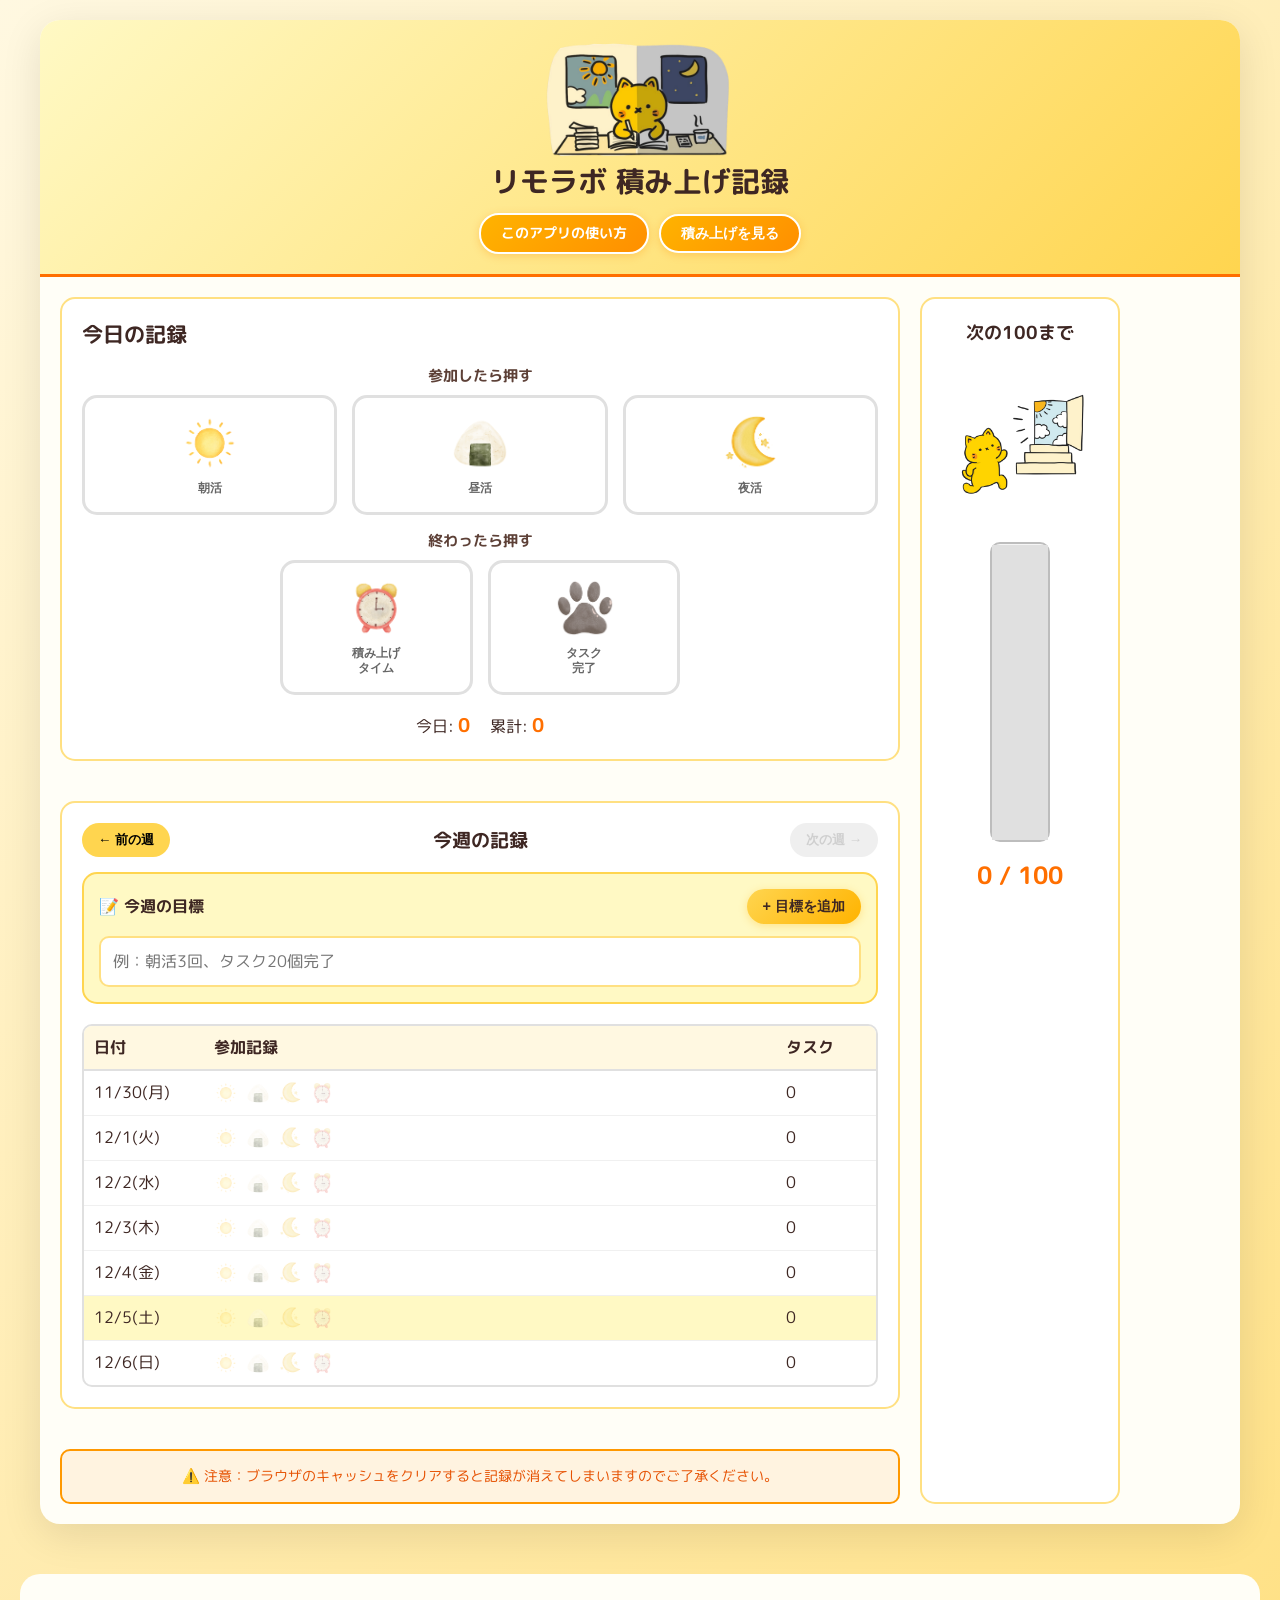
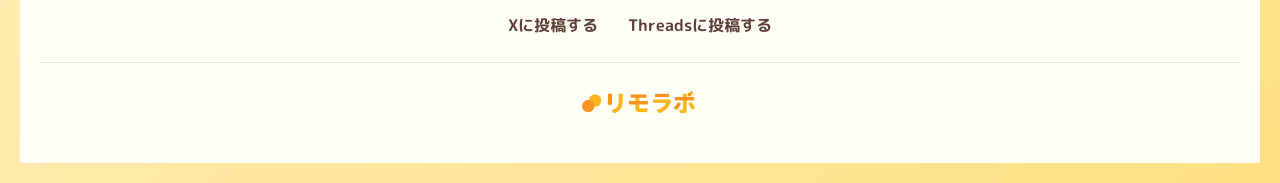
<file: index.html>
<!DOCTYPE html>
<html lang="ja">
<head>
    <meta charset="UTF-8">
    <meta name="viewport" content="width=device-width, initial-scale=1.0">
    <title>リモラボ_積み上げアプリ</title>

    <!-- PWA設定 -->
    <link rel="manifest" href="manifest.json">
    <link rel="icon" href="assets/remonyan.png">
    <meta name="theme-color" content="#ffd54f">
    <meta name="apple-mobile-web-app-capable" content="yes">
    <meta name="apple-mobile-web-app-status-bar-style" content="default">
    <meta name="apple-mobile-web-app-title" content="積み上げ">
    <link rel="apple-touch-icon" href="assets/remonyan.png">

    <!-- Google Fonts -->
    <link rel="preconnect" href="https://fonts.googleapis.com">
    <link rel="preconnect" href="https://fonts.gstatic.com" crossorigin>
    <link href="https://fonts.googleapis.com/css2?family=M+PLUS+Rounded+1c:wght@400;700;800&display=swap" rel="stylesheet">

    <link rel="stylesheet" href="styles.css">
</head>
<body>
    <div class="container">
        <!-- ヘッダー -->
        <header>
            <div class="header-content">
                <img src="assets/tsumitage-v2.png" alt="積み上げ" class="header-logo">
                <h1>リモラボ 積み上げ記録</h1>
            </div>
            <nav class="header-nav">
                <a href="about.html" class="nav-link">このアプリの使い方</a>
                <button id="statsBtn" class="stats-btn">積み上げを見る</button>
            </nav>
        </header>

        <div class="main-layout">
            <!-- 今日の操作パネル -->
            <section class="today-panel">
                    <h2>今日の記録</h2>

                    <h3 class="section-label">参加したら押す</h3>
                    <!-- 参加スタンプ（上段3つ） -->
                    <div class="stamps-container-top">
                        <button class="stamp-btn" data-type="morning">
                            <img src="assets/morning.png" alt="朝活" class="stamp-icon">
                            <span class="stamp-label">朝活</span>
                            <div class="hanamaru"></div>
                        </button>
                        <button class="stamp-btn" data-type="lunch">
                            <img src="assets/lunch.png" alt="昼活" class="stamp-icon">
                            <span class="stamp-label">昼活</span>
                            <div class="hanamaru"></div>
                        </button>
                        <button class="stamp-btn" data-type="night">
                            <img src="assets/night.png" alt="夜活" class="stamp-icon">
                            <span class="stamp-label">夜活</span>
                            <div class="hanamaru"></div>
                        </button>
                    </div>

                    <h3 class="section-label">終わったら押す</h3>
                    <!-- 積み上げ・タスク完了（下段2つ） -->
                    <div class="stamps-container-bottom">
                        <button class="stamp-btn" data-type="tsumitage">
                            <img src="assets/tsumitage.png" alt="積み上げタイム" class="stamp-icon">
                            <span class="stamp-label">積み上げ<br>タイム</span>
                            <div class="hanamaru"></div>
                        </button>
                        <button class="task-btn" id="taskCompleteBtn" data-type="task">
                            <img src="assets/nikukyu.png" alt="タスク完了" class="stamp-icon">
                            <span class="stamp-label"><strong>タスク<br>完了</strong></span>
                            <div class="hanamaru"></div>
                        </button>
                    </div>

                    <!-- タスクカウント・連続記録バッジ -->
                    <div class="task-info">
                        <div class="task-count">
                            <span>今日: <strong id="todayCount">0</strong></span>
                            <span>累計: <strong id="totalCount">0</strong></span>
                        </div>
                        <div class="streak-badge" id="streakBadge" style="display: none;">
                            🔥 <span id="streakCount">0</span>日連続
                        </div>
                    </div>
                </section>

            <!-- リモにゃん成長パネル -->
            <aside class="remonyan-panel">
                <h3>次の100まで</h3>
                <div class="remonyan-container">
                    <img id="remonyanImage" src="assets/remonyan-1.png" alt="リモにゃん" class="remonyan-growth">
                </div>
                <div class="monasashi-bar" id="monasashiBar">
                    <!-- JavaScriptで生成 -->
                </div>
                <div class="remonyan-count">
                    <span id="remonyanTotalCount">0</span> / 100
                </div>
            </aside>

            <!-- 週ログ -->
            <section class="week-log">
                <div class="week-nav">
                    <button id="prevWeekBtn">← 前の週</button>
                    <h2 id="weekTitle">今週の記録</h2>
                    <button id="nextWeekBtn">次の週 →</button>
                </div>

                <!-- 今週の目標 -->
                <div class="weekly-goal">
                    <div class="goal-header">
                        <label>📝 今週の目標</label>
                        <button id="addGoalBtn" class="add-goal-btn">+ 目標を追加</button>
                    </div>
                    <div id="goalsContainer" class="goals-container">
                        <!-- JavaScriptで生成 -->
                    </div>
                </div>

                <div class="week-table">
                    <div class="week-header">
                        <div>日付</div>
                        <div>参加記録</div>
                        <div>タスク</div>
                    </div>
                    <div id="weekRows" class="week-body">
                        <!-- JavaScriptで生成 -->
                    </div>
                </div>
            </section>

            <!-- 注意書き -->
            <div class="notice">
                ⚠️ 注意：ブラウザのキャッシュをクリアすると記録が消えてしまいますのでご了承ください。
            </div>
        </div>
    </div>

    <!-- フッター -->
    <footer>
        <div class="footer-links">
            <a href="https://twitter.com/intent/tweet?text=リモラボ積み上げアプリで記録中🎉" target="_blank">Xに投稿する</a>
            <a href="https://threads.net/intent/post?text=リモラボ積み上げアプリで記録中🎉" target="_blank">Threadsに投稿する</a>
        </div>
        <div class="footer-credit">
            <img src="assets/logo.png" alt="株式会社リモラボ" class="footer-logo">
        </div>
    </footer>

    <!-- お祝い画面 -->
    <div id="celebrationModal" class="modal celebration">
        <div class="modal-content celebration-content">
            <button class="close-btn celebration-close">&times;</button>

            <div class="celebration-circle">
                <canvas id="celebrationCanvas" width="300" height="300"></canvas>
                <img src="assets/remonyan.png" alt="リモにゃん" class="celebration-logo">
            </div>

            <h2 class="celebration-title" id="celebrationTitle">100回達成！</h2>
            <p class="celebration-message" id="celebrationMessage">おめでとうにゃ🎉<br>コツコツ積み上げ、すごいにゃ！</p>

            <div class="celebration-buttons">
                <button id="shareThreadsBtn" class="btn-social threads">Threads共有</button>
                <button id="shareXBtn" class="btn-social x">X共有</button>
            </div>
        </div>
        <div class="confetti" id="confetti"></div>
    </div>

    <!-- 週間サマリー確認ポップアップ -->
    <div id="summaryPrompt" class="modal" style="display: none;">
        <div class="modal-content prompt-content">
            <h3 id="promptTitle">今週の記録を確認しますか？</h3>
            <p id="promptMessage"></p>
            <div class="prompt-buttons">
                <button id="viewSummaryBtn" class="btn-primary">📊 今週の記録を見る</button>
                <button id="skipSummaryBtn" class="btn-secondary">後で</button>
            </div>
        </div>
    </div>

    <!-- 週間サマリー画面 -->
    <div id="weeklySummaryModal" class="modal" style="display: none;">
        <div class="modal-content summary-content">
            <button class="close-btn">&times;</button>

            <div class="summary-header">
                <img src="assets/remonyan.png" alt="リモにゃん" class="summary-logo">
                <h2 id="summaryWeekTitle">今週の記録</h2>
                <p id="summaryWeekDate" class="summary-date"></p>
            </div>

            <div class="summary-stats">
                <div class="stat-item highlight">
                    <div class="stat-label">今週のタスク</div>
                    <div class="stat-value" id="weekTasks">0個</div>
                </div>
                <div class="stat-item">
                    <div class="stat-label">累計タスク</div>
                    <div class="stat-value" id="totalTasks">0個</div>
                </div>
                <div class="stat-item">
                    <div class="stat-label">連続記録</div>
                    <div class="stat-value" id="streakDays">0日</div>
                </div>
            </div>

            <div class="summary-graph">
                <h3>📊 日別タスク数</h3>
                <canvas id="weeklyChart" width="400" height="120"></canvas>
            </div>

            <div class="summary-stamps">
                <h3>⭐ 参加記録</h3>
                <div class="stamp-summary">
                    <div class="stamp-count">☀️ 朝活: <strong id="morningCount">0</strong>回</div>
                    <div class="stamp-count">🍙 昼活: <strong id="lunchCount">0</strong>回</div>
                    <div class="stamp-count">⭐ 夜活: <strong id="nightCount">0</strong>回</div>
                    <div class="stamp-count">💪 積み上げ: <strong id="tsumitageCount">0</strong>回</div>
                </div>
            </div>

            <div class="summary-goals" id="summaryGoals">
                <!-- JavaScriptで生成 -->
            </div>

            <div class="summary-share">
                <p class="share-message">📸 スクショを撮ってSNSでシェアしよう！</p>
                <p class="hashtag-text">#リモラボ</p>
                <div class="summary-buttons">
                    <button id="shareThreadsSummaryBtn" class="btn-social threads">Threads共有</button>
                    <button id="shareXSummaryBtn" class="btn-social x">X共有</button>
                </div>
            </div>
        </div>
    </div>

    <!-- 積み上げ統計画面 -->
    <div id="statsModal" class="modal" style="display: none;">
        <div class="modal-content stats-content">
            <button class="close-btn">&times;</button>

            <div class="stats-header">
                <img src="assets/remo-pdca.png" alt="リモPDCA" class="stats-logo">
                <h2>あなたの積み上げ記録</h2>
            </div>

            <!-- 累計統計 -->
            <div class="stats-summary">
                <div class="stat-card">
                    <div class="stat-icon">📊</div>
                    <div class="stat-info">
                        <div class="stat-label">総タスク数</div>
                        <div class="stat-number" id="totalTasksStats">0</div>
                    </div>
                </div>
                <div class="stat-card">
                    <div class="stat-icon">🔥</div>
                    <div class="stat-info">
                        <div class="stat-label">最長連続記録</div>
                        <div class="stat-number" id="maxStreakStats">0日</div>
                    </div>
                </div>
                <div class="stat-card">
                    <div class="stat-icon">📅</div>
                    <div class="stat-info">
                        <div class="stat-label">平均タスク数/日</div>
                        <div class="stat-number" id="avgTasksStats">0</div>
                    </div>
                </div>
                <div class="stat-card">
                    <div class="stat-icon">⭐</div>
                    <div class="stat-info">
                        <div class="stat-label">総参加回数</div>
                        <div class="stat-number" id="totalStampsStats">0回</div>
                    </div>
                </div>
            </div>

            <!-- 実績コレクション -->
            <div class="achievements-section">
                <h3>🏆 実績コレクション</h3>
                <div id="achievementsContainer" class="achievements-container">
                    <!-- JavaScriptで生成 -->
                </div>
            </div>

            <!-- シェアメッセージ -->
            <div class="stats-share-message">
                <p class="share-message">📸 スクショを撮ってSNSでシェアしよう！</p>
                <div class="summary-buttons">
                    <button id="shareThreadsStatsBtn" class="btn-social threads">Threads共有</button>
                    <button id="shareXStatsBtn" class="btn-social x">X共有</button>
                </div>
                <img src="assets/logo.png" alt="株式会社リモラボ" class="stats-logo-footer">
            </div>
        </div>
    </div>

    <script src="app.v2.js"></script>
</body>
</html>
</file>
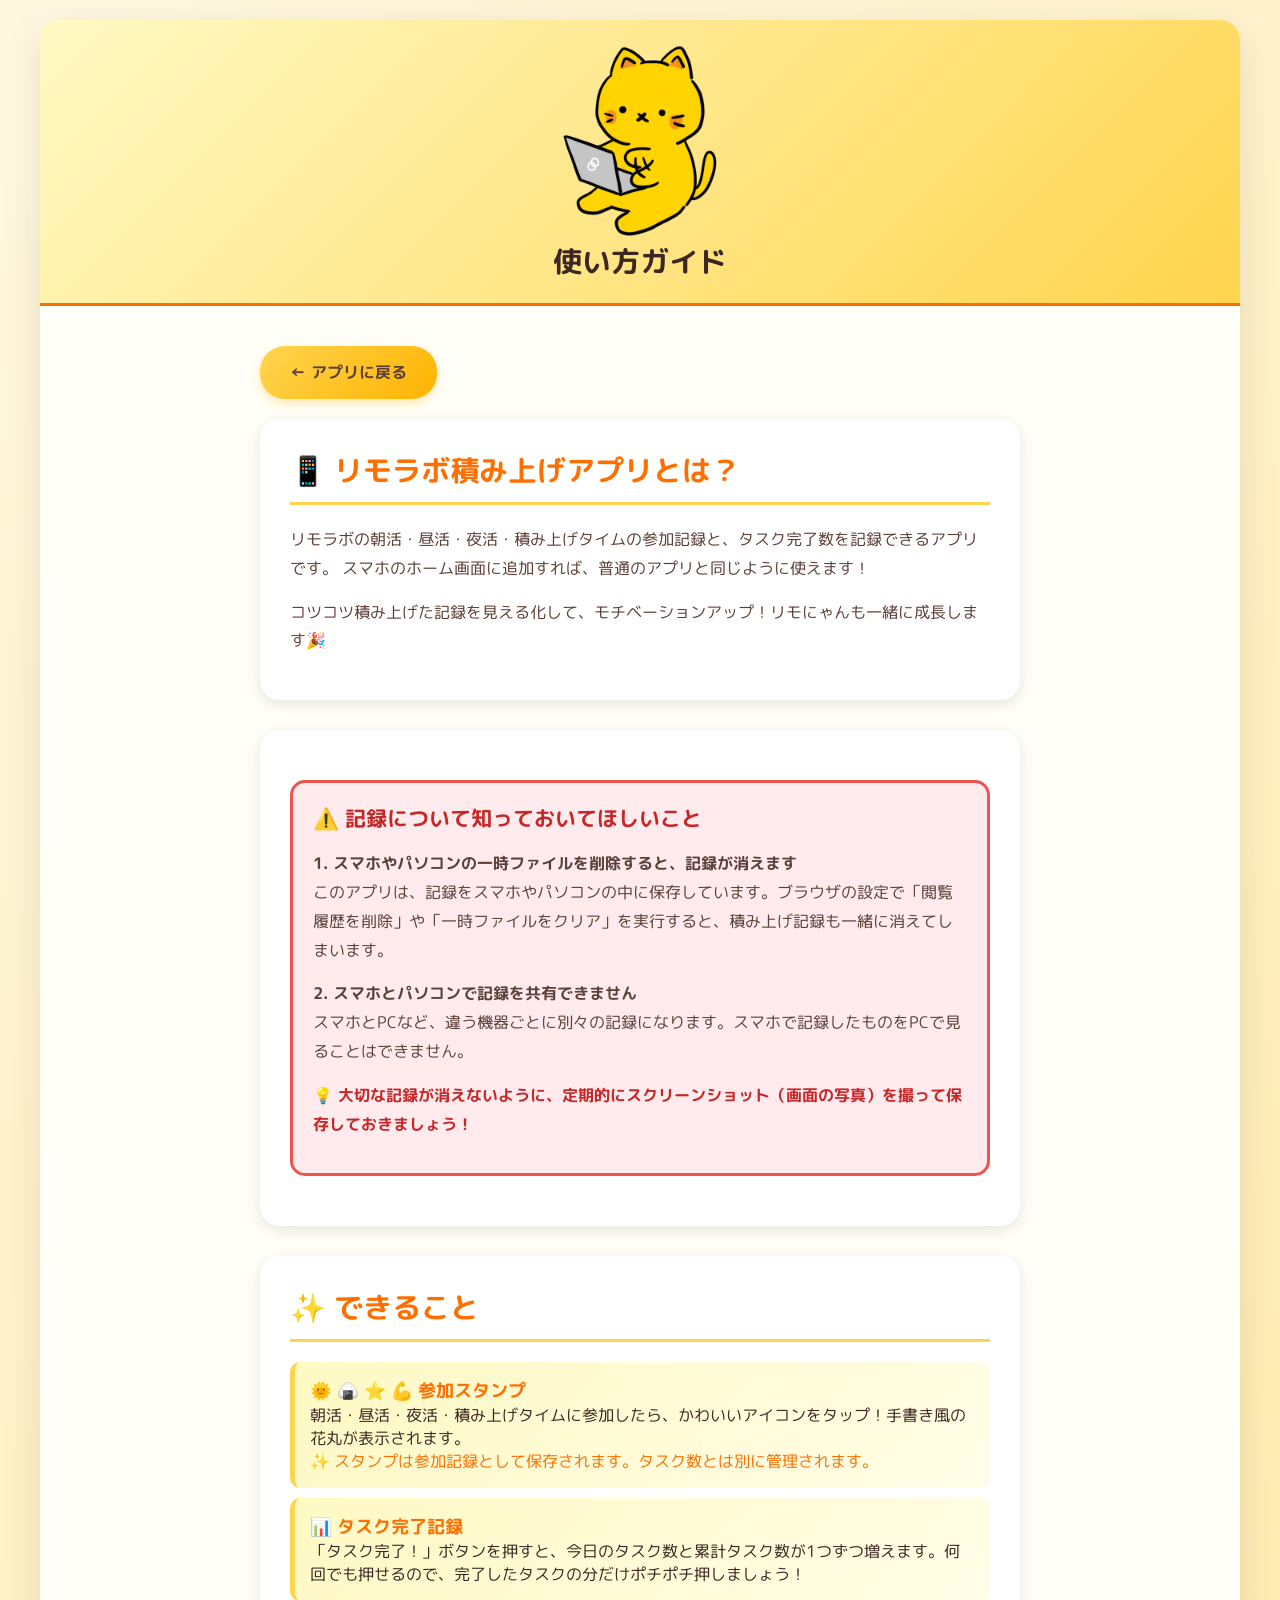
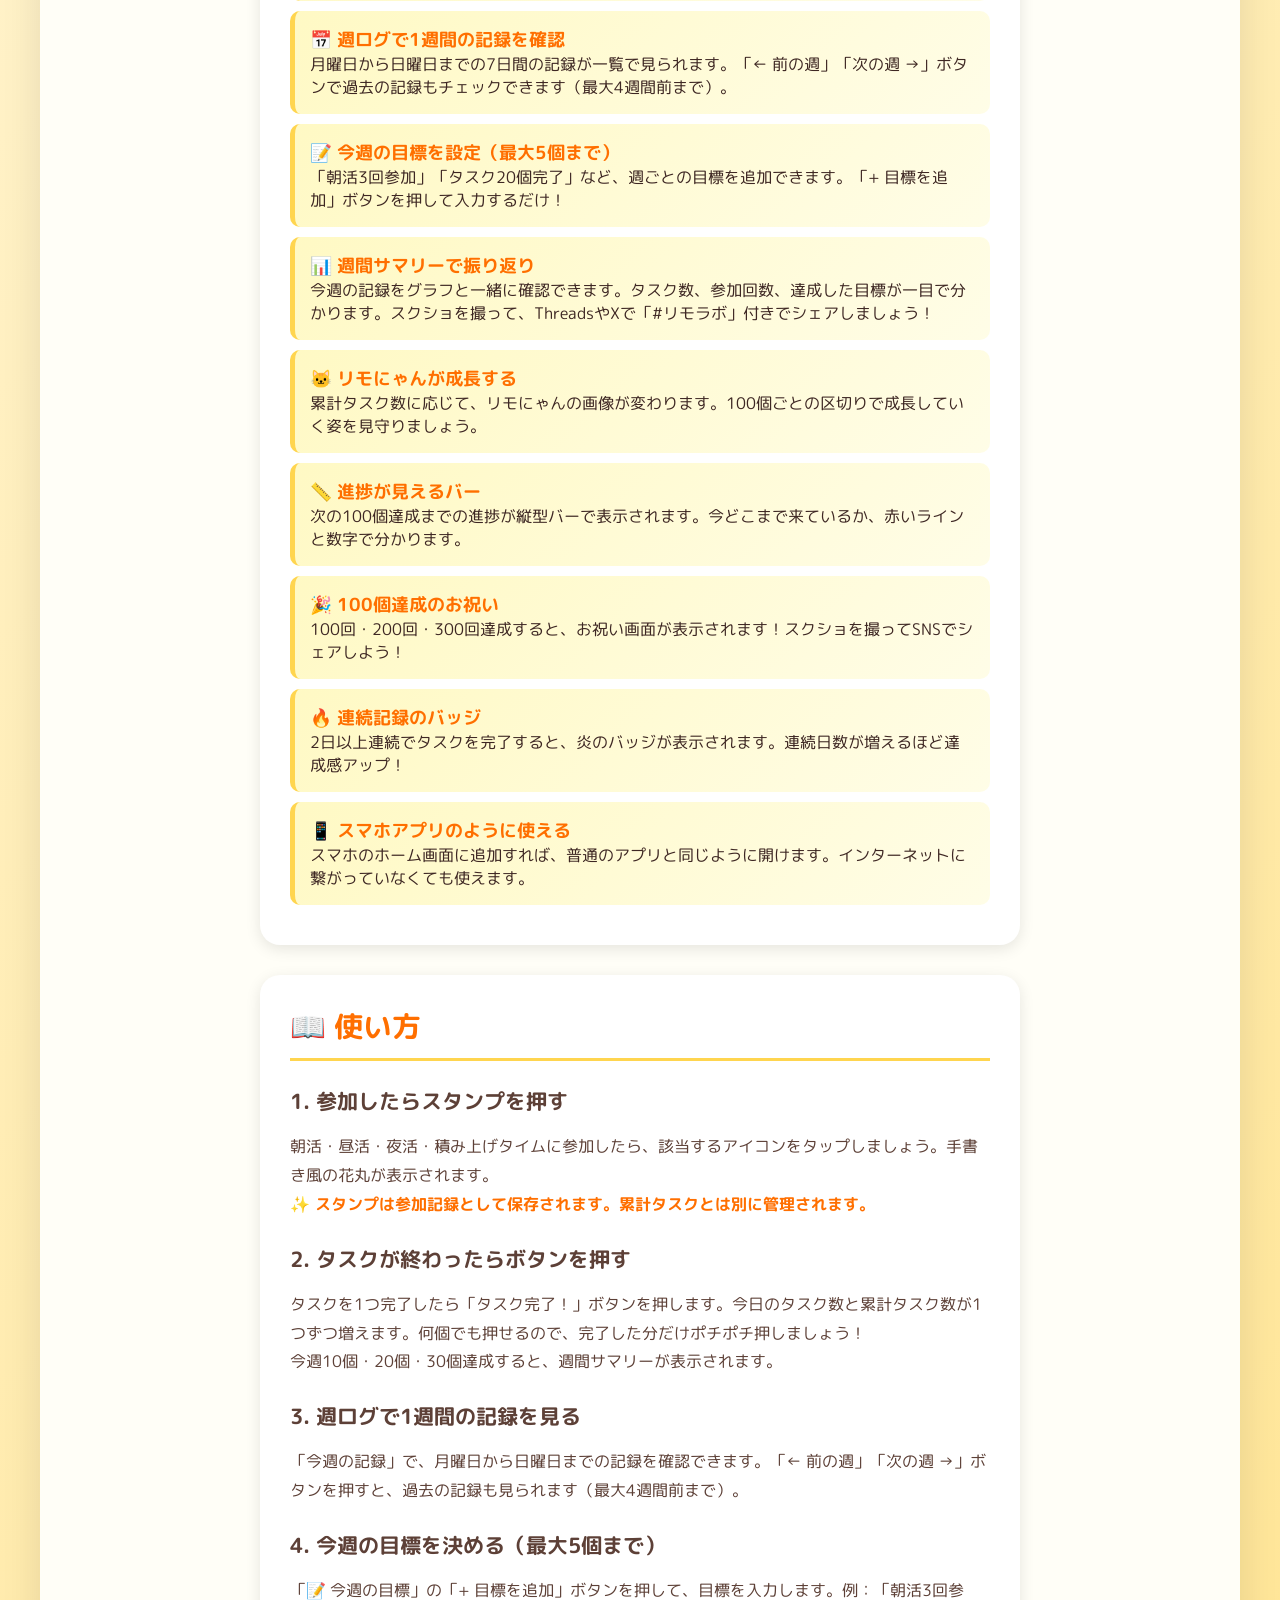
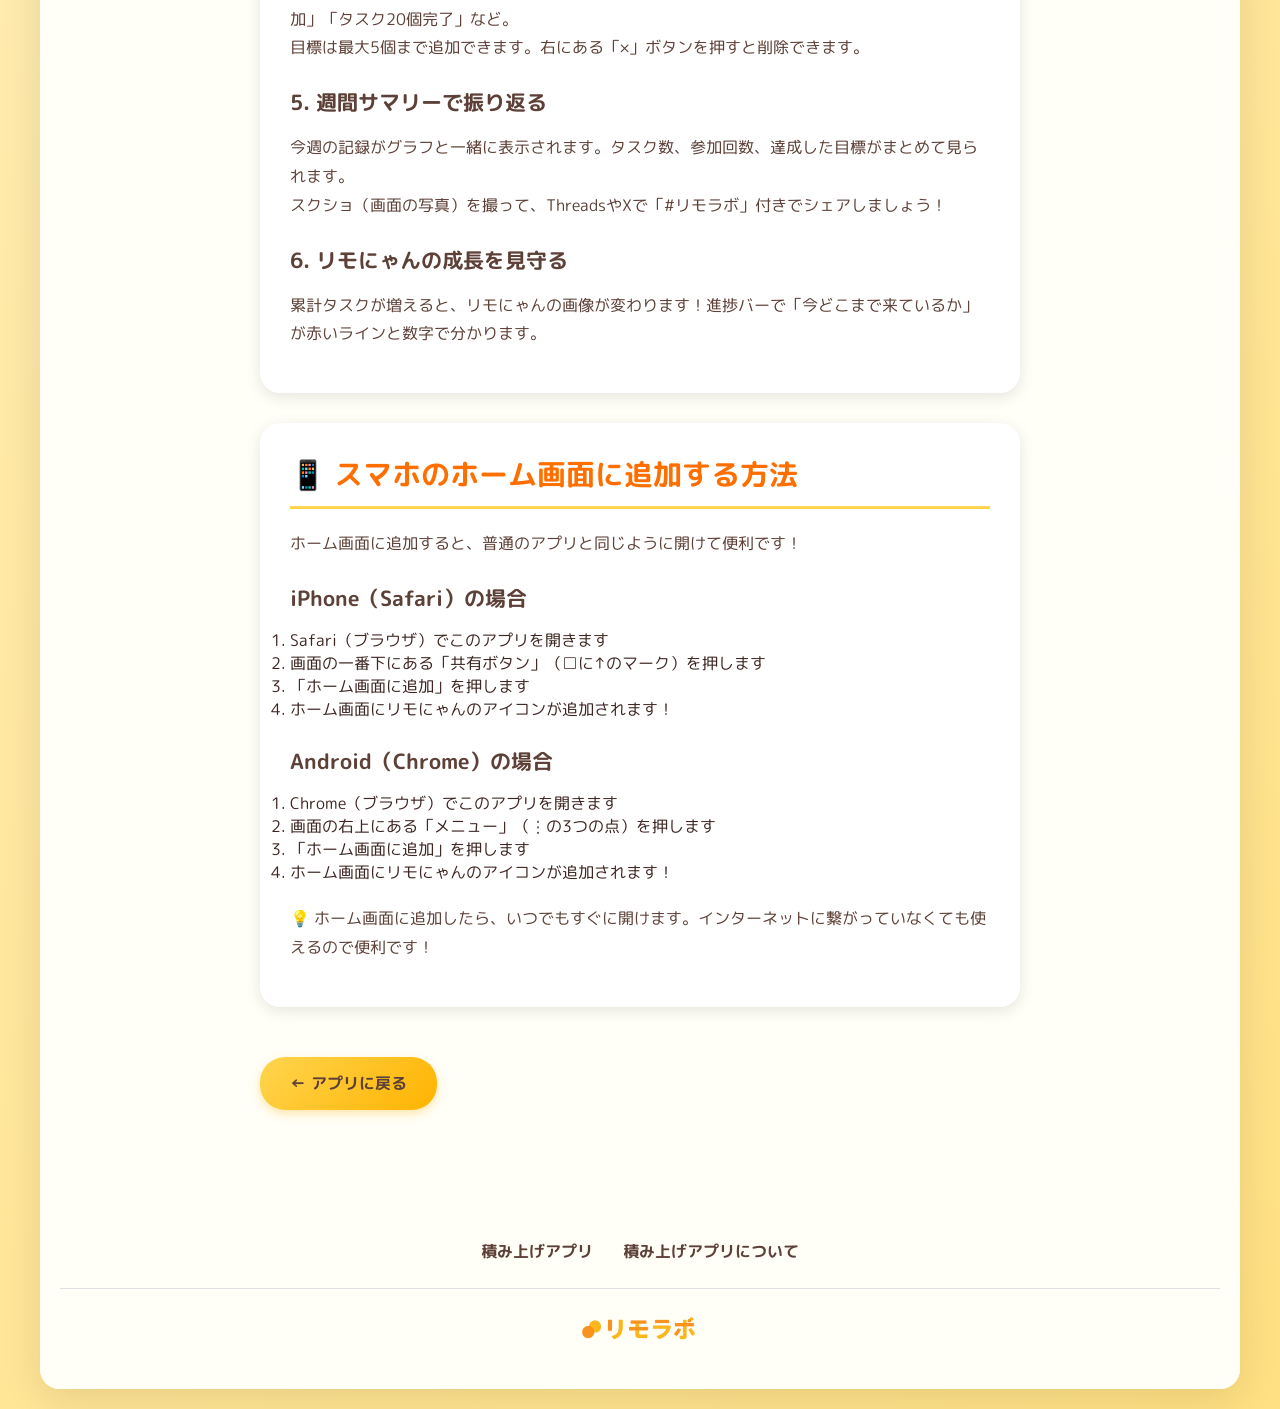
<file: about.html>
<!DOCTYPE html>
<html lang="ja">
<head>
    <meta charset="UTF-8">
    <meta name="viewport" content="width=device-width, initial-scale=1.0">
    <title>リモラボ_積み上げアプリについて</title>
    <!-- Updated: 2026-04-13 -->

    <!-- PWA設定 -->
    <link rel="manifest" href="manifest.json">
    <link rel="icon" href="assets/remonyan.png">
    <meta name="theme-color" content="#ffd54f">
    <meta name="apple-mobile-web-app-capable" content="yes">
    <meta name="apple-mobile-web-app-status-bar-style" content="default">
    <meta name="apple-mobile-web-app-title" content="積み上げ">
    <link rel="apple-touch-icon" href="assets/remonyan.png">

    <!-- Google Fonts -->
    <link rel="preconnect" href="https://fonts.googleapis.com">
    <link rel="preconnect" href="https://fonts.gstatic.com" crossorigin>
    <link href="https://fonts.googleapis.com/css2?family=M+PLUS+Rounded+1c:wght@400;700;800&display=swap" rel="stylesheet">

    <link rel="stylesheet" href="styles.css">
    <style>
        .about-container {
            max-width: 800px;
            margin: 0 auto;
            padding: 20px;
        }

        .about-section {
            background: white;
            border-radius: 20px;
            padding: 30px;
            margin-bottom: 30px;
            box-shadow: 0 4px 15px rgba(0,0,0,0.1);
        }

        .about-section h2 {
            color: #ff6f00;
            font-size: 1.8em;
            margin-bottom: 20px;
            border-bottom: 3px solid #ffd54f;
            padding-bottom: 10px;
        }

        .about-section h3 {
            color: #5d4037;
            font-size: 1.3em;
            margin-top: 25px;
            margin-bottom: 15px;
        }

        .about-section p {
            line-height: 1.8;
            color: #5d4037;
            margin-bottom: 15px;
        }

        .feature-list {
            list-style: none;
            padding: 0;
        }

        .feature-list li {
            padding: 15px;
            margin-bottom: 10px;
            background: linear-gradient(135deg, #fff9c4 0%, #fffde7 100%);
            border-radius: 10px;
            border-left: 5px solid #ffd54f;
        }

        .feature-list li strong {
            color: #ff6f00;
            font-size: 1.1em;
        }

        .warning-box {
            background: #ffebee;
            border: 3px solid #ef5350;
            border-radius: 15px;
            padding: 20px;
            margin: 20px 0;
        }

        .warning-box h3 {
            color: #c62828;
            margin-top: 0;
        }

        .backup-steps {
            background: #e8f5e9;
            border: 3px solid #66bb6a;
            border-radius: 15px;
            padding: 20px;
            margin: 20px 0;
        }

        .backup-steps h3 {
            color: #2e7d32;
            margin-top: 0;
        }

        .backup-steps ol {
            line-height: 2;
        }

        .backup-steps strong {
            color: #2e7d32;
        }

        .back-link {
            display: inline-block;
            margin: 20px 0;
            padding: 15px 30px;
            background: linear-gradient(135deg, #ffd54f 0%, #ffb300 100%);
            color: #5d4037;
            text-decoration: none;
            border-radius: 25px;
            font-weight: bold;
            box-shadow: 0 4px 10px rgba(255, 179, 0, 0.3);
            transition: all 0.3s;
        }

        .back-link:hover {
            transform: translateY(-2px);
            box-shadow: 0 6px 15px rgba(255, 179, 0, 0.4);
        }
    </style>
</head>
<body>
    <div class="container">
        <!-- ヘッダー -->
        <header>
            <div class="header-content">
                <img src="assets/pasokon.png" alt="パソコン" class="header-logo">
                <h1>使い方ガイド</h1>
            </div>
        </header>

        <div class="about-container">
            <a href="index.html" class="back-link">← アプリに戻る</a>

            <!-- アプリについて -->
            <div class="about-section">
                <h2>📱 リモラボ積み上げアプリとは？</h2>
                <p>
                    リモラボの朝活・昼活・夜活・積み上げタイムの参加記録と、タスク完了数を記録できるアプリです。
                    スマホのホーム画面に追加すれば、普通のアプリと同じように使えます！
                </p>
                <p>
                    コツコツ積み上げた記録を見える化して、モチベーションアップ！リモにゃんも一緒に成長します🎉
                </p>
            </div>

            <!-- 重要な注意点 -->
            <div class="about-section">
                <div class="warning-box">
                    <h3>⚠️ 記録について知っておいてほしいこと</h3>
                    <p>
                        <strong>1. スマホやパソコンの一時ファイルを削除すると、記録が消えます</strong><br>
                        このアプリは、記録をスマホやパソコンの中に保存しています。ブラウザの設定で「閲覧履歴を削除」や「一時ファイルをクリア」を実行すると、積み上げ記録も一緒に消えてしまいます。
                    </p>
                    <p>
                        <strong>2. スマホとパソコンで記録を共有できません</strong><br>
                        スマホとPCなど、違う機器ごとに別々の記録になります。スマホで記録したものをPCで見ることはできません。
                    </p>
                    <p style="margin-top: 15px; color: #c62828; font-weight: bold;">
                        💡 大切な記録が消えないように、定期的にスクリーンショット（画面の写真）を撮って保存しておきましょう！
                    </p>
                </div>
            </div>

            <!-- 主な機能 -->
            <div class="about-section">
                <h2>✨ できること</h2>
                <ul class="feature-list">
                    <li>
                        <strong>🌞 🍙 ⭐ 💪 参加スタンプ</strong><br>
                        朝活・昼活・夜活・積み上げタイムに参加したら、かわいいアイコンをタップ！手書き風の花丸が表示されます。<br>
                        <span style="color: #ff6f00;">✨ スタンプは参加記録として保存されます。タスク数とは別に管理されます。</span>
                    </li>
                    <li>
                        <strong>📊 タスク完了記録</strong><br>
                        「タスク完了！」ボタンを押すと、今日のタスク数と累計タスク数が1つずつ増えます。何回でも押せるので、完了したタスクの分だけポチポチ押しましょう！
                    </li>
                    <li>
                        <strong>📅 週ログで1週間の記録を確認</strong><br>
                        月曜日から日曜日までの7日間の記録が一覧で見られます。「← 前の週」「次の週 →」ボタンで過去の記録もチェックできます（最大4週間前まで）。
                    </li>
                    <li>
                        <strong>📝 今週の目標を設定（最大5個まで）</strong><br>
                        「朝活3回参加」「タスク20個完了」など、週ごとの目標を追加できます。「+ 目標を追加」ボタンを押して入力するだけ！
                    </li>
                    <li>
                        <strong>📊 週間サマリーで振り返り</strong><br>
                        今週の記録をグラフと一緒に確認できます。タスク数、参加回数、達成した目標が一目で分かります。スクショを撮って、ThreadsやXで「#リモラボ」付きでシェアしましょう！
                    </li>
                    <li>
                        <strong>🐱 リモにゃんが成長する</strong><br>
                        累計タスク数に応じて、リモにゃんの画像が変わります。100個ごとの区切りで成長していく姿を見守りましょう。
                    </li>
                    <li>
                        <strong>📏 進捗が見えるバー</strong><br>
                        次の100個達成までの進捗が縦型バーで表示されます。今どこまで来ているか、赤いラインと数字で分かります。
                    </li>
                    <li>
                        <strong>🎉 100個達成のお祝い</strong><br>
                        100回・200回・300回達成すると、お祝い画面が表示されます！スクショを撮ってSNSでシェアしよう！
                    </li>
                    <li>
                        <strong>🔥 連続記録のバッジ</strong><br>
                        2日以上連続でタスクを完了すると、炎のバッジが表示されます。連続日数が増えるほど達成感アップ！
                    </li>
                    <li>
                        <strong>📱 スマホアプリのように使える</strong><br>
                        スマホのホーム画面に追加すれば、普通のアプリと同じように開けます。インターネットに繋がっていなくても使えます。
                    </li>
                </ul>
            </div>

            <!-- 使い方 -->
            <div class="about-section">
                <h2>📖 使い方</h2>

                <h3>1. 参加したらスタンプを押す</h3>
                <p>
                    朝活・昼活・夜活・積み上げタイムに参加したら、該当するアイコンをタップしましょう。手書き風の花丸が表示されます。<br>
                    <strong style="color: #ff6f00;">✨ スタンプは参加記録として保存されます。累計タスクとは別に管理されます。</strong>
                </p>

                <h3>2. タスクが終わったらボタンを押す</h3>
                <p>
                    タスクを1つ完了したら「タスク完了！」ボタンを押します。今日のタスク数と累計タスク数が1つずつ増えます。何個でも押せるので、完了した分だけポチポチ押しましょう！<br>
                    今週10個・20個・30個達成すると、週間サマリーが表示されます。
                </p>

                <h3>3. 週ログで1週間の記録を見る</h3>
                <p>
                    「今週の記録」で、月曜日から日曜日までの記録を確認できます。「← 前の週」「次の週 →」ボタンを押すと、過去の記録も見られます（最大4週間前まで）。
                </p>

                <h3>4. 今週の目標を決める（最大5個まで）</h3>
                <p>
                    「📝 今週の目標」の「+ 目標を追加」ボタンを押して、目標を入力します。例：「朝活3回参加」「タスク20個完了」など。<br>
                    目標は最大5個まで追加できます。右にある「×」ボタンを押すと削除できます。
                </p>

                <h3>5. 週間サマリーで振り返る</h3>
                <p>
                    今週の記録がグラフと一緒に表示されます。タスク数、参加回数、達成した目標がまとめて見られます。<br>
                    スクショ（画面の写真）を撮って、ThreadsやXで「#リモラボ」付きでシェアしましょう！
                </p>

                <h3>6. リモにゃんの成長を見守る</h3>
                <p>
                    累計タスクが増えると、リモにゃんの画像が変わります！進捗バーで「今どこまで来ているか」が赤いラインと数字で分かります。
                </p>
            </div>

            <!-- スマホアプリ化 -->
            <div class="about-section">
                <h2>📱 スマホのホーム画面に追加する方法</h2>
                <p>
                    ホーム画面に追加すると、普通のアプリと同じように開けて便利です！
                </p>

                <h3>iPhone（Safari）の場合</h3>
                <ol>
                    <li>Safari（ブラウザ）でこのアプリを開きます</li>
                    <li>画面の一番下にある「共有ボタン」（□に↑のマーク）を押します</li>
                    <li>「ホーム画面に追加」を押します</li>
                    <li>ホーム画面にリモにゃんのアイコンが追加されます！</li>
                </ol>

                <h3>Android（Chrome）の場合</h3>
                <ol>
                    <li>Chrome（ブラウザ）でこのアプリを開きます</li>
                    <li>画面の右上にある「メニュー」（⋮の3つの点）を押します</li>
                    <li>「ホーム画面に追加」を押します</li>
                    <li>ホーム画面にリモにゃんのアイコンが追加されます！</li>
                </ol>

                <p style="margin-top: 20px; color: #5d4037;">
                    💡 ホーム画面に追加したら、いつでもすぐに開けます。インターネットに繋がっていなくても使えるので便利です！
                </p>
            </div>

            <a href="index.html" class="back-link">← アプリに戻る</a>
        </div>

        <!-- フッター -->
        <footer>
            <div class="footer-links">
                <a href="index.html">積み上げアプリ</a>
                <a href="about.html">積み上げアプリについて</a>
            </div>
            <div class="footer-credit">
                <img src="assets/logo.png" alt="株式会社リモラボ" class="footer-logo">
            </div>
        </footer>
    </div>
</body>
</html>
</file>
<file: styles.css>
/* リセット */
* {
    margin: 0;
    padding: 0;
    box-sizing: border-box;
}

/* カラースキーム（ライトモード） */

/* モバイル最適化 */
button {
    touch-action: manipulation; /* タップ時の300msディレイを削減 */
    -webkit-tap-highlight-color: rgba(255, 213, 79, 0.3); /* タップ時のハイライト色 */
}

body {
    font-family: 'M PLUS Rounded 1c', 'Segoe UI', 'Hiragino Sans', 'Hiragino Kaku Gothic ProN', Meiryo, sans-serif;
    background: linear-gradient(135deg, #fff8e1 0%, #ffe082 100%);
    color: #3e2723;
    min-height: 100vh;
    padding: 20px;
    /* スクロール時のパフォーマンス向上 */
    -webkit-overflow-scrolling: touch;
}

.container {
    max-width: 1200px;
    margin: 0 auto;
    background: #fffef7;
    border-radius: 20px;
    box-shadow: 0 10px 40px rgba(0, 0, 0, 0.1);
    overflow: hidden;
}

/* ヘッダー */
header {
    background: linear-gradient(135deg, #fff9c4 0%, #ffd54f 100%);
    padding: 20px;
    border-bottom: 3px solid #ff6f00;
}

.header-content {
    display: flex;
    flex-direction: column;
    align-items: center;
    gap: 0;
    text-align: center;
}

.header-logo {
    width: 200px;
    height: auto;
}

header h1 {
    color: #3e2723;
    font-size: 1.8em;
    font-weight: bold;
    margin: 0;
}

.header-nav {
    display: flex;
    justify-content: center;
    align-items: center;
    gap: 10px;
    padding: 10px 0 0 0;
}

.nav-link {
    background: linear-gradient(135deg, #ffb300 0%, #ff8f00 100%);
    color: white;
    text-decoration: none;
    padding: 8px 20px;
    border-radius: 20px;
    border: 2px solid white;
    font-weight: bold;
    font-size: 0.9em;
    transition: all 0.2s;
    box-shadow: 0 2px 8px rgba(255, 143, 0, 0.3);
}

.nav-link:hover {
    transform: translateY(-2px);
    box-shadow: 0 4px 10px rgba(255, 213, 79, 0.3);
}


.icon-btn {
    background: white;
    transition: background 0.3s ease;
    border: none;
    border-radius: 50%;
    width: 40px;
    height: 40px;
    font-size: 1.5em;
    cursor: pointer;
    transition: transform 0.2s;
}

.icon-btn:hover {
    transform: scale(1.1);
}

/* メインレイアウト */
.main-layout {
    display: grid;
    grid-template-columns: 1fr 300px;
    gap: 20px;
    padding: 20px;
}

.today-panel {
    grid-column: 1;
}

.remonyan-panel {
    grid-column: 2;
    grid-row: 1 / 4;
}

.week-log {
    grid-column: 1;
}

.notice {
    grid-column: 1;
}

/* 今日の操作パネル */
.today-panel {
    background: white;
    transition: background 0.3s ease;
    border: 2px solid #ffe082;
    transition: border-color 0.3s ease;
    border-radius: 15px;
    padding: 20px;
    margin-bottom: 20px;
}

.today-panel h2 {
    color: #3e2723;
    margin-bottom: 15px;
    font-size: 1.3em;
}

.section-label {
    color: #5d4037;
    font-size: 0.95em;
    font-weight: 600;
    margin: 10px 0 8px 0;
    text-align: center;
}

/* 参加スタンプ（上段3つ） */
.stamps-container-top {
    display: grid;
    grid-template-columns: repeat(3, 1fr);
    gap: 15px;
    margin-bottom: 15px;
}

/* 積み上げ・タスク完了（下段2つ） */
.stamps-container-bottom {
    display: grid;
    grid-template-columns: repeat(2, 1fr);
    gap: 15px;
    max-width: 400px;
    margin: 0 auto;
    margin-bottom: 15px;
}

.stamp-btn, .task-btn {
    position: relative;
    background: white;
    transition: background 0.3s ease;
    border: 3px solid #e0e0e0;
    border-radius: 15px;
    padding: 15px;
    cursor: pointer;
    transition: all 0.3s;
    display: flex;
    flex-direction: column;
    align-items: center;
    gap: 8px;
}

.stamp-btn:hover, .task-btn:hover {
    transform: translateY(-5px);
    box-shadow: 0 5px 15px rgba(0,0,0,0.1);
}

.stamp-icon {
    width: 60px;
    height: 60px;
    object-fit: contain;
}

.stamp-label {
    font-size: 0.9em;
    color: #666;
    font-weight: bold;
    line-height: 1.3;
    text-align: center;
}

/* 花丸エフェクト（手書き風） */
.hanamaru {
    position: absolute;
    top: 50%;
    left: 50%;
    transform: translate(-50%, -50%);
    width: 90px;
    height: 90px;
    opacity: 0;
    pointer-events: none;
    background-image: url('assets/hanamaru.png');
    background-size: contain;
    background-repeat: no-repeat;
    background-position: center;
}

.stamp-btn.active .hanamaru {
    opacity: 0.8;
}

/* 押した瞬間のアニメーション（1回だけ） */
.hanamaru.animate {
    animation: hanamaru-draw 0.6s ease-out;
}

@keyframes hanamaru-draw {
    0% {
        opacity: 0;
        transform: translate(-50%, -50%) scale(0.5) rotate(-10deg);
    }
    50% {
        transform: translate(-50%, -50%) scale(1.15) rotate(5deg);
    }
    100% {
        opacity: 0.8;
        transform: translate(-50%, -50%) scale(1) rotate(0deg);
    }
}

/* タスク情報（カウント・バッジ） */
.task-info {
    display: flex;
    align-items: center;
    justify-content: center;
    gap: 20px;
    flex-wrap: wrap;
    margin-top: 10px;
}

.streak-badge {
    background: linear-gradient(135deg, #ff9800 0%, #f57c00 100%);
    color: white;
    padding: 10px 20px;
    border-radius: 25px;
    font-weight: bold;
    font-size: 1.1em;
    box-shadow: 0 4px 15px rgba(255, 152, 0, 0.3);
    animation: streak-pulse 2s ease-in-out infinite;
}

@keyframes streak-pulse {
    0%, 100% {
        transform: scale(1);
        box-shadow: 0 4px 15px rgba(255, 152, 0, 0.3);
    }
    50% {
        transform: scale(1.05);
        box-shadow: 0 6px 20px rgba(255, 152, 0, 0.5);
    }
}

.task-count {
    display: flex;
    gap: 20px;
    font-size: 1em;
}

.task-count strong {
    color: #ff6f00;
    font-size: 1.2em;
}

/* 週ログ */
.week-log {
    background: white;
    transition: background 0.3s ease;
    border: 2px solid #ffe082;
    transition: border-color 0.3s ease;
    border-radius: 15px;
    padding: 20px;
    margin-bottom: 20px;
}

.week-nav {
    display: flex;
    align-items: center;
    justify-content: space-between;
    margin-bottom: 15px;
}

.week-nav button {
    background: #ffd54f;
    border: none;
    border-radius: 20px;
    padding: 8px 16px;
    cursor: pointer;
    font-weight: bold;
    transition: all 0.2s;
}

.week-nav button:hover {
    background: #ffb300;
    transform: scale(1.05);
}

.week-nav button:disabled {
    background: #e0e0e0;
    cursor: not-allowed;
    opacity: 0.5;
}

#weekTitle {
    color: #3e2723;
    font-size: 1.2em;
}

.week-table {
    border: 2px solid #e0e0e0;
    border-radius: 10px;
    overflow: hidden;
}

.week-header {
    display: grid;
    grid-template-columns: 120px 1fr 80px;
    background: #fff8e1;
    font-weight: bold;
    padding: 10px;
    border-bottom: 2px solid #e0e0e0;
}

.week-body {
    max-height: 400px;
    overflow-y: auto;
}

.week-row {
    display: grid;
    grid-template-columns: 120px 1fr 80px;
    padding: 10px;
    border-bottom: 1px solid #f0f0f0;
    align-items: center;
}

.week-row:last-child {
    border-bottom: none;
}

.week-row.today {
    background: #fff9c4;
}

.week-stamps {
    display: flex;
    gap: 8px;
}

.mini-stamp {
    width: 24px;
    height: 24px;
    object-fit: contain;
    opacity: 0.3;
    position: relative;
}

.mini-stamp.active {
    opacity: 1;
}

.mini-stamp.active::after {
    content: '';
    position: absolute;
    top: 50%;
    left: 50%;
    transform: translate(-50%, -50%);
    width: 25px;
    height: 25px;
    border: 2px solid #ff5252;
    border-radius: 50%;
}

/* リモにゃん成長パネル */
.remonyan-panel {
    width: 200px;
    background: white;
    transition: background 0.3s ease;
    border: 2px solid #ffe082;
    transition: border-color 0.3s ease;
    border-radius: 15px;
    padding: 20px;
    text-align: center;
}

.remonyan-panel h3 {
    color: #3e2723;
    margin-bottom: 15px;
    font-size: 1.1em;
}

.remonyan-container {
    margin: 20px 0;
}

.remonyan-growth {
    width: 150px;
    height: 150px;
    object-fit: contain;
    animation: remonyan-bounce 3s ease-in-out infinite;
}

@keyframes remonyan-bounce {
    0%, 100% {
        transform: translateY(0);
    }
    50% {
        transform: translateY(-10px);
    }
}

.remonyan-count {
    font-size: 1.5em;
    font-weight: bold;
    color: #ff6f00;
    margin: 15px 0 0 0;
}

/* ものさしバー */
.monasashi-bar {
    height: 300px;
    width: 60px;
    margin: 20px auto 0;
    border: 2px solid #bdbdbd;
    border-radius: 10px;
    overflow: visible;
    position: relative;
    background: #f5f5f5;
    display: flex;
    flex-direction: column-reverse;
}

.monasashi-bar .monasashi-block {
    overflow: hidden;
}

.monasashi-block {
    height: 1%;
    transition: all 0.3s;
}

.monasashi-current {
    position: absolute;
    left: 0; /* バーの左端に揃える */
    width: 100%; /* バーの幅に合わせる */
    height: 3px;
    background: #ff3333; /* 赤いライン */
    box-shadow: 0 1px 3px rgba(255, 51, 51, 0.5);
    z-index: 10;
    pointer-events: none;
}

/* 数字は非表示 */
.monasashi-number {
    display: none;
}

/* 今週の目標 */
.weekly-goal {
    background: #fff9c4;
    border: 2px solid #ffd54f;
    border-radius: 15px;
    padding: 15px;
    margin-bottom: 20px;
}

.goal-header {
    display: flex;
    justify-content: space-between;
    align-items: center;
    margin-bottom: 12px;
}

.goal-header label {
    font-weight: bold;
    color: #3e2723;
    margin: 0;
}

.add-goal-btn {
    background: linear-gradient(135deg, #ffd54f 0%, #ffb300 100%);
    color: #3e2723;
    border: none;
    padding: 8px 16px;
    border-radius: 20px;
    font-size: 0.9em;
    font-weight: bold;
    cursor: pointer;
    transition: all 0.3s;
    box-shadow: 0 2px 8px rgba(255, 179, 0, 0.3);
}

.add-goal-btn:hover {
    transform: translateY(-2px);
    box-shadow: 0 4px 12px rgba(255, 179, 0, 0.4);
}

.add-goal-btn:active {
    transform: translateY(0);
}

.add-goal-btn:disabled {
    opacity: 0.5;
    cursor: not-allowed;
}

.goals-container {
    display: flex;
    flex-direction: column;
    gap: 10px;
}

.goal-item {
    display: flex;
    flex-direction: column;
    gap: 8px;
}

.goal-item > div:first-child {
    display: flex;
    gap: 8px;
    align-items: center;
}

.goal-item input {
    flex: 1;
    padding: 12px;
    border: 2px solid #ffe082;
    transition: border-color 0.3s ease;
    border-radius: 10px;
    font-size: 1em;
    font-family: 'M PLUS Rounded 1c', sans-serif;
    transition: border-color 0.2s;
}

.goal-item input:focus {
    outline: none;
    border-color: #ffb300;
}

.remove-goal-btn {
    background: #ff5252;
    color: white;
    border: none;
    width: 32px;
    height: 32px;
    border-radius: 50%;
    font-size: 1.2em;
    cursor: pointer;
    transition: all 0.3s;
    flex-shrink: 0;
}

.remove-goal-btn:hover {
    background: #d32f2f;
    transform: scale(1.1);
}

.remove-goal-btn:active {
    transform: scale(0.95);
}

/* 目標達成率 */
.goal-progress {
    width: 100%;
    display: flex;
    flex-direction: column;
    gap: 5px;
}

.goal-progress-bar {
    width: 100%;
    height: 20px;
    background: #f5f5f5;
    border-radius: 10px;
    overflow: hidden;
    border: 1px solid #ffe082;
}

.goal-progress-fill {
    height: 100%;
    background: linear-gradient(135deg, #ffd54f 0%, #ffb300 100%);
    transition: width 0.3s ease;
    border-radius: 10px;
}

.goal-progress-fill.completed {
    background: linear-gradient(135deg, #4caf50 0%, #66bb6a 100%);
}

.goal-progress-text {
    font-size: 0.85em;
    color: #8d6e63;
    text-align: right;
}

/* 注意書き */
.notice {
    background: #fff3e0;
    border: 2px solid #ff9800;
    border-radius: 10px;
    padding: 15px;
    font-size: 0.9em;
    color: #e65100;
    text-align: center;
}

/* モーダル */
.modal {
    display: none;
    position: fixed;
    top: 0;
    left: 0;
    width: 100%;
    height: 100%;
    background: rgba(0,0,0,0.5);
    z-index: 1000;
    align-items: center;
    justify-content: center;
}

.modal.show {
    display: flex;
}

.modal-content {
    background: white;
    transition: background 0.3s ease;
    border-radius: 20px;
    padding: 30px;
    max-width: 500px;
    width: 90%;
    max-height: 80vh;
    overflow-y: auto;
    position: relative;
}

.modal-header {
    display: flex;
    justify-content: space-between;
    align-items: center;
    margin-bottom: 20px;
}

.close-btn {
    background: none;
    border: none;
    font-size: 2em;
    cursor: pointer;
    color: #999;
    transition: color 0.2s;
}

.close-btn:hover {
    color: #333;
}

.settings-section {
    display: flex;
    flex-direction: column;
    gap: 15px;
}

.btn-primary {
    background: #2196f3;
    color: white;
    border: none;
    border-radius: 10px;
    padding: 12px 20px;
    font-size: 1em;
    cursor: pointer;
    transition: all 0.2s;
}

.btn-primary:hover {
    background: #1976d2;
    transform: translateY(-2px);
}

.btn-danger {
    background: #f44336;
    color: white;
    border: none;
    border-radius: 10px;
    padding: 12px 20px;
    font-size: 1em;
    cursor: pointer;
    transition: all 0.2s;
}

.btn-danger:hover {
    background: #d32f2f;
    transform: translateY(-2px);
}

/* お祝い画面 */
.celebration {
    background: rgba(0,0,0,0.8);
}

.celebration-content {
    max-width: 600px;
    text-align: center;
}

.celebration-circle {
    position: relative;
    width: 300px;
    height: 300px;
    margin: 20px auto;
}

#celebrationCanvas {
    position: absolute;
    top: 0;
    left: 0;
}

.celebration-logo {
    position: absolute;
    top: 50%;
    left: 50%;
    transform: translate(-50%, -50%);
    width: 150px;
    height: 150px;
    border-radius: 50%;
    animation: celebration-spin 2s ease-in-out;
}

@keyframes celebration-spin {
    0% { transform: translate(-50%, -50%) rotate(0deg) scale(0.5); opacity: 0; }
    50% { transform: translate(-50%, -50%) rotate(180deg) scale(1.2); }
    100% { transform: translate(-50%, -50%) rotate(360deg) scale(1); opacity: 1; }
}

.celebration-title {
    font-size: 2.5em;
    color: #ff6f00;
    margin: 20px 0;
    animation: celebration-bounce 1s ease-in-out;
}

@keyframes celebration-bounce {
    0%, 100% { transform: translateY(0); }
    50% { transform: translateY(-20px); }
}

.celebration-message {
    font-size: 1.3em;
    color: #3e2723;
    margin: 20px 0;
    line-height: 1.6;
}

.celebration-buttons {
    display: grid;
    grid-template-columns: 1fr 1fr;
    gap: 10px;
    margin-top: 30px;
}

.celebration-buttons .btn-primary {
    grid-column: 1 / -1;
}

.btn-social {
    color: white;
    border: none;
    border-radius: 10px;
    padding: 12px 20px;
    font-size: 1em;
    cursor: pointer;
    transition: all 0.2s;
}

.btn-social.threads {
    background: #000000;
}

.btn-social.x {
    background: #1da1f2;
}

.btn-social.line {
    background: #00b900;
}

.btn-social:hover {
    transform: translateY(-2px);
    filter: brightness(1.1);
}

/* 紙吹雪 */
.confetti {
    position: absolute;
    top: 0;
    left: 0;
    width: 100%;
    height: 100%;
    pointer-events: none;
    overflow: hidden;
}

.confetti-piece {
    position: absolute;
    width: 10px;
    height: 10px;
    background: #ffd54f;
    top: -10px;
    animation: confetti-fall 3s linear;
}

@keyframes confetti-fall {
    to {
        transform: translateY(100vh) rotate(360deg);
        opacity: 0;
    }
}

/* タスク完了メッセージ */
.task-message {
    position: fixed;
    top: 50%;
    left: 50%;
    transform: translate(-50%, -50%) scale(0.8);
    background: linear-gradient(135deg, #ffd54f 0%, #ffb300 100%);
    color: #3e2723;
    padding: 20px 40px;
    border-radius: 30px;
    font-size: 1.5em;
    font-weight: bold;
    box-shadow: 0 10px 30px rgba(255, 152, 0, 0.4);
    z-index: 2000;
    opacity: 0;
    pointer-events: none;
    transition: all 0.3s ease;
}

.task-message.show {
    opacity: 1;
    transform: translate(-50%, -50%) scale(1);
}

/* フッター */
footer {
    background: #fffef7;
    color: #3e2723;
    padding: 40px 20px;
    text-align: center;
    margin-top: 50px;
    border-radius: 20px 20px 0 0;
}

.footer-links {
    display: flex;
    justify-content: center;
    gap: 30px;
    margin-bottom: 25px;
    flex-wrap: wrap;
}

.footer-links a {
    color: #5d4037;
    text-decoration: none;
    font-weight: bold;
    transition: all 0.2s;
}

.footer-links a:hover {
    color: #ffd54f;
}

.footer-credit {
    font-size: 0.9em;
    color: #8d6e63;
    padding-top: 20px;
    border-top: 1px solid #e0e0e0;
}

.footer-logo {
    height: 40px;
    width: auto;
    display: block;
    margin: 0 auto;
}

/* 週間サマリー確認ポップアップ */
.prompt-content {
    max-width: 450px;
    background: linear-gradient(135deg, #fff9c4 0%, #fffde7 100%);
    border: 3px solid #ffd54f;
    text-align: center;
    padding: 30px;
}

.prompt-content h3 {
    color: #3e2723;
    font-size: 1.4em;
    margin-bottom: 15px;
}

.prompt-content p {
    color: #3e2723;
    margin-bottom: 25px;
    font-size: 1.1em;
}

.prompt-buttons {
    display: flex;
    gap: 15px;
    justify-content: center;
    flex-wrap: wrap;
}

.btn-secondary {
    background: #e0e0e0;
    color: #3e2723;
    border: none;
    padding: 12px 30px;
    border-radius: 25px;
    font-size: 1em;
    font-weight: bold;
    cursor: pointer;
    transition: all 0.3s;
}

.btn-secondary:hover {
    background: #bdbdbd;
    transform: translateY(-2px);
}

/* 週間サマリー画面 */
.summary-content {
    max-width: 600px;
    background: linear-gradient(135deg, #fff9c4 0%, #fffde7 100%);
    border: 3px solid #ffd54f;
    max-height: none; /* スクショしやすいように高さ制限なし */
    overflow-y: visible;
}

.summary-header {
    text-align: center;
    margin-bottom: 15px;
    padding-bottom: 15px;
    border-bottom: 2px solid #ffd54f;
}

.summary-logo {
    width: 80px;
    height: 80px;
    margin-bottom: 10px;
}

.summary-header h2 {
    color: #ff6f00;
    font-size: 1.8em;
    margin-bottom: 5px;
}

.summary-date {
    color: #3e2723;
    font-size: 1em;
}

.summary-stats {
    display: grid;
    grid-template-columns: repeat(3, 1fr);
    gap: 10px;
    margin-bottom: 10px;
}

.stat-item {
    background: white;
    transition: background 0.3s ease;
    padding: 15px;
    border-radius: 15px;
    text-align: center;
    border: 2px solid #ffe082;
    transition: border-color 0.3s ease;
}

.stat-item.highlight {
    background: linear-gradient(135deg, #ffd54f 0%, #ffb300 100%);
    border-color: #ff6f00;
}

.stat-label {
    font-size: 0.9em;
    color: #3e2723;
    margin-bottom: 5px;
}

.stat-value {
    font-size: 1.8em;
    font-weight: bold;
    color: #ff6f00;
}

.summary-graph {
    background: white;
    transition: background 0.3s ease;
    padding: 10px;
    border-radius: 15px;
    margin-bottom: 10px;
    border: 2px solid #ffe082;
    transition: border-color 0.3s ease;
}

.summary-graph h3 {
    color: #3e2723;
    font-size: 1.2em;
    margin-bottom: 10px;
}

.summary-stamps {
    background: white;
    transition: background 0.3s ease;
    padding: 10px;
    border-radius: 15px;
    margin-bottom: 10px;
    border: 2px solid #ffe082;
    transition: border-color 0.3s ease;
}

.summary-stamps h3 {
    color: #3e2723;
    font-size: 1.2em;
    margin-bottom: 10px;
}

.stamp-summary {
    display: grid;
    grid-template-columns: repeat(2, 1fr);
    gap: 10px;
}

.stamp-count {
    color: #3e2723;
    font-size: 1em;
}

.stamp-count strong {
    color: #ff6f00;
    font-size: 1.2em;
}

.summary-goals {
    background: white;
    transition: background 0.3s ease;
    padding: 15px;
    border-radius: 15px;
    margin-bottom: 15px;
    border: 2px solid #ffe082;
    transition: border-color 0.3s ease;
}

.summary-goals h3 {
    color: #3e2723;
    font-size: 1.2em;
    margin-bottom: 15px;
}

.summary-goals ul {
    list-style: none;
    padding: 0;
}

.summary-goals li {
    color: #3e2723;
    padding: 8px 0;
    border-bottom: 1px solid #ffe082;
}

.summary-goals li:last-child {
    border-bottom: none;
}

.summary-goals li::before {
    content: "✓ ";
    color: #4caf50;
    font-weight: bold;
    margin-right: 8px;
}

.summary-share {
    text-align: center;
    padding-top: 15px;
    border-top: 2px solid #ffd54f;
}

.share-message {
    color: #ff6f00;
    font-size: 1.1em;
    font-weight: bold;
    margin-bottom: 15px;
}

.hashtag-text {
    color: #ff6f00;
    font-size: 1.2em;
    font-weight: bold;
    margin: 10px 0;
}

.summary-buttons {
    display: flex;
    gap: 15px;
    justify-content: center;
    flex-wrap: wrap;
}

/* 積み上げを見るボタン */
.stats-btn {
    background: linear-gradient(135deg, #ffb300 0%, #ff8f00 100%);
    color: white;
    text-decoration: none;
    padding: 8px 20px;
    border: 2px solid white;
    border-radius: 20px;
    font-weight: bold;
    font-size: 0.9em;
    cursor: pointer;
    transition: all 0.2s;
    box-shadow: 0 2px 8px rgba(255, 143, 0, 0.3);
}

.stats-btn:hover {
    transform: translateY(-2px);
    box-shadow: 0 4px 10px rgba(255, 213, 79, 0.3);
}

/* 積み上げ統計画面 */
.stats-content {
    max-width: 700px;
    background: linear-gradient(135deg, #fff9c4 0%, #fffde7 100%);
    border: 3px solid #ffd54f;
    max-height: none;
    overflow-y: visible;
}

.stats-header {
    text-align: center;
    margin-bottom: 10px;
    padding-bottom: 8px;
    border-bottom: 2px solid #ffd54f;
}

.stats-logo {
    width: 60px;
    height: 60px;
    margin-bottom: 6px;
}

.stats-header h2 {
    color: #ff6f00;
    font-size: 1.3em;
    margin-bottom: 4px;
}

/* 累計統計カード */
.stats-summary {
    display: grid;
    grid-template-columns: repeat(2, 1fr);
    gap: 8px;
    margin-bottom: 10px;
}

.stat-card {
    background: white;
    padding: 8px;
    border-radius: 10px;
    border: 2px solid #ffe082;
    display: flex;
    align-items: center;
    gap: 6px;
    transition: all 0.3s ease;
}

.stat-card:hover {
    transform: translateY(-2px);
    box-shadow: 0 4px 10px rgba(0, 0, 0, 0.1);
}

.stat-icon {
    font-size: 1.4em;
}

.stat-info {
    flex: 1;
}

.stat-label {
    font-size: 0.8em;
    color: #8d6e63;
    margin-bottom: 2px;
}

.stat-number {
    font-size: 1.3em;
    font-weight: bold;
    color: #ff6f00;
}

/* 月間カレンダー */
.calendar-section {
    background: white;
    padding: 8px;
    border-radius: 10px;
    margin-bottom: 8px;
    border: 2px solid #ffe082;
    transition: all 0.3s ease;
}

.calendar-section h3 {
    color: #3e2723;
    font-size: 1em;
    margin-bottom: 6px;
}

.monthly-calendar {
    display: grid;
    grid-template-columns: repeat(7, 1fr);
    gap: 4px;
}

.calendar-day {
    aspect-ratio: 1;
    border-radius: 4px;
    display: flex;
    flex-direction: column;
    align-items: center;
    justify-content: center;
    font-size: 0.75em;
    font-weight: bold;
    transition: all 0.2s;
}

.calendar-day:hover {
    transform: scale(1.1);
}

.calendar-day-label {
    font-size: 0.7em;
    color: #8d6e63;
    font-weight: normal;
}

.calendar-day-number {
    font-size: 1.1em;
}

/* タスク数による色分け */
.calendar-day.level-0 {
    background: #f5f5f5;
    color: #9e9e9e;
}

.calendar-day.level-1 {
    background: #fff9c4;
    color: #3e2723;
}

.calendar-day.level-2 {
    background: #ffe082;
    color: #3e2723;
}

.calendar-day.level-3 {
    background: #ffd54f;
    color: #3e2723;
}

.calendar-day.level-4 {
    background: #ffb300;
    color: #3e2723;
}

.calendar-day.level-5 {
    background: #ff6f00;
    color: white;
}

/* 実績コレクション */
.achievements-section {
    background: white;
    padding: 8px;
    border-radius: 10px;
    margin-bottom: 8px;
    border: 2px solid #ffe082;
}

.achievements-section h3 {
    color: #3e2723;
    font-size: 1em;
    margin-bottom: 6px;
}

.achievements-container {
    display: grid;
    grid-template-columns: repeat(auto-fill, minmax(75px, 1fr));
    gap: 6px;
}

.achievement-item {
    display: flex;
    flex-direction: column;
    align-items: center;
    padding: 8px;
    background: linear-gradient(135deg, #fff9c4 0%, #fffde7 100%);
    border-radius: 6px;
    border: 2px solid #ffd54f;
    transition: all 0.2s;
}

.achievement-item:hover {
    transform: translateY(-2px);
    box-shadow: 0 4px 10px rgba(255, 213, 79, 0.3);
}

.achievement-item.locked {
    background: #f5f5f5;
    border-color: #e0e0e0;
    opacity: 0.5;
}

.achievement-icon {
    font-size: 2em;
    margin-bottom: 6px;
}

.achievement-name {
    font-size: 0.85em;
    font-weight: bold;
    color: #3e2723;
    text-align: center;
}

.stats-share-message {
    text-align: center;
    padding: 15px 10px;
    border-top: 2px solid #ffd54f;
}

.stats-logo-footer {
    width: 120px;
    height: auto;
    margin: 10px auto;
    display: block;
}

/* レスポンシブ */
@media (max-width: 768px) {
    /* ボディのパディング縮小 */
    body {
        padding: 10px;
    }

    /* ヘッダータイトルのフォントサイズ縮小 */
    header h1 {
        font-size: 1.3em;
    }

    header {
        padding: 15px;
    }

    /* メインレイアウト */
    .main-layout {
        display: flex;
        flex-direction: column;
        padding: 15px;
        gap: 15px;
    }

    /* スマホ表示の順序: 今日→累計→今週 */
    .today-panel {
        order: 1;
    }

    .remonyan-panel {
        order: 2;
    }

    .week-log {
        order: 3;
    }

    .notice {
        order: 4;
    }

    /* パネルのパディング縮小 */
    .today-panel,
    .week-log {
        padding: 15px;
    }

    /* リモにゃんパネル */
    .remonyan-panel {
        width: 100%;
    }

    .remonyan-count {
        font-size: 1.4em;
        font-weight: bold;
        color: #ff6f00;
    }

    .monasashi-panel {
        width: 100%;
    }

    .monasashi-bar {
        width: 100%;
        height: 35px;
        flex-direction: row;
        border: 3px solid #ff9800;
        background: #e0e0e0;
        border-radius: 5px;
    }

    .monasashi-block {
        width: 1%;
        height: 100%;
    }

    .monasashi-current {
        display: none;
    }

    /* スタンプを上下2行に */
    .stamps-container-top {
        grid-template-columns: repeat(3, 1fr);
        gap: 10px;
    }

    .stamps-container-bottom {
        grid-template-columns: repeat(2, 1fr);
        gap: 10px;
    }

    /* スタンプアイコンとラベルを縮小 */
    .stamp-icon {
        width: 50px;
        height: 50px;
    }

    .stamp-label {
        font-size: 0.85em;
        line-height: 1.2;
    }

    .stamp-btn, .task-btn {
        padding: 12px;
    }

    /* 週ナビゲーションの調整 */
    .week-nav button {
        padding: 6px 12px;
        font-size: 0.85em;
    }

    /* 週タイトルの改行防止とサイズ調整 */
    #weekTitle {
        font-size: 1em;
        white-space: nowrap;
        overflow: hidden;
        text-overflow: ellipsis;
    }

    /* 週テーブルの調整 */
    .week-header,
    .week-row {
        grid-template-columns: 85px 1fr 65px;
        font-size: 0.85em;
        padding: 8px;
    }

    /* 今週の目標セクション */
    .weekly-goal {
        padding: 12px;
    }

    .goal-header {
        flex-direction: column;
        align-items: flex-start;
        gap: 10px;
    }

    .add-goal-btn {
        width: 100%;
        padding: 12px;
        font-size: 1em;
    }

    .goal-item input {
        padding: 12px;
        font-size: 1em;
        box-sizing: border-box;
        max-width: 100%;
    }

    /* モーダルのパディング縮小 */
    .modal-content {
        padding: 15px;
        width: 95%;
    }

    .stats-content {
        padding: 15px;
    }

    /* お祝い画面の調整 */
    .celebration-content {
        padding: 20px;
    }

    .celebration-circle {
        width: 250px;
        height: 250px;
    }

    #celebrationCanvas {
        width: 250px;
        height: 250px;
    }

    .celebration-logo {
        width: 120px;
        height: 120px;
    }

    .celebration-title {
        font-size: 2em;
    }

    .celebration-message {
        font-size: 1.1em;
    }

    .celebration-buttons {
        grid-template-columns: 1fr;
    }

    /* 週間サマリー画面 */
    .summary-content {
        padding: 8px;
    }

    .summary-header {
        margin-bottom: 4px;
        padding-bottom: 4px;
    }

    .summary-logo {
        width: 40px;
        height: 40px;
        margin-bottom: 3px;
    }

    .summary-header h2 {
        font-size: 1.1em;
        margin-bottom: 2px;
    }

    .summary-date {
        font-size: 0.75em;
    }

    .summary-stats {
        grid-template-columns: repeat(3, 1fr);
        gap: 4px;
        margin-bottom: 6px;
    }

    .stat-item {
        padding: 6px 4px;
    }

    .stat-label {
        font-size: 0.65em;
        margin-bottom: 2px;
    }

    .stat-value {
        font-size: 1.1em;
    }

    .summary-graph,
    .summary-stamps,
    .summary-goals {
        padding: 6px;
        margin-bottom: 4px;
    }

    .summary-graph h3,
    .summary-stamps h3,
    .summary-goals h3 {
        font-size: 0.8em;
        margin-bottom: 4px;
    }

    #weeklyChart {
        max-height: 100px;
    }

    .summary-share {
        padding-top: 4px;
        border-top: 1px solid #ffd54f;
    }

    .share-message {
        font-size: 0.8em;
        margin-bottom: 4px;
    }

    .hashtag-text {
        font-size: 1em;
        margin: 4px 0;
    }

    .summary-buttons {
        gap: 6px;
    }

    .summary-buttons .btn-social {
        padding: 6px 12px;
        font-size: 0.75em;
    }

    .stamp-summary {
        grid-template-columns: repeat(2, 1fr);
        gap: 4px;
    }

    .stamp-count {
        font-size: 0.75em;
    }

    .stamp-count strong {
        font-size: 0.9em;
    }

    .summary-goals li {
        padding: 3px 0;
        font-size: 0.75em;
    }

    /* フッター */
    footer {
        padding: 30px 15px;
    }

    .footer-links {
        gap: 15px;
    }

    .footer-links a {
        padding: 8px 15px;
        font-size: 0.9em;
    }

    /* 統計画面のコンパクト化（強化版） */
    .stats-header {
        margin-bottom: 6px;
        padding-bottom: 6px;
    }

    .stats-header h2 {
        font-size: 1.1em;
        margin: 3px 0;
    }

    .stats-logo {
        width: 60px;
        height: 60px;
        margin-bottom: 3px;
    }

    .stats-summary {
        gap: 5px;
        padding: 0;
        margin-bottom: 6px;
    }

    .stat-card {
        padding: 5px;
    }

    .stat-icon {
        font-size: 0.95em;
    }

    .stat-label {
        font-size: 0.6em;
    }

    .stat-number {
        font-size: 1em;
    }

    .achievements-section {
        padding: 0;
        margin-bottom: 5px;
    }

    .achievements-section h3 {
        font-size: 0.75em;
        margin-bottom: 5px;
    }

    .achievements-container {
        grid-template-columns: repeat(4, 1fr);
        gap: 3px;
    }

    .achievement-item {
        padding: 2px;
    }

    .achievement-icon {
        font-size: 0.85em;
        margin-bottom: 1px;
    }

    .achievement-name {
        font-size: 0.5em;
    }

    .stats-share-message {
        padding: 6px 8px;
    }

    .share-message {
        font-size: 0.8em;
        margin: 3px 0;
    }

    .stats-logo-footer {
        width: 80px;
        margin: 5px auto;
    }
}

/* 超小型デバイス（360px以下） */
@media (max-width: 360px) {
    header h1 {
        font-size: 1.1em;
    }

    .header-logo {
        width: 50px;
        height: 50px;
    }

    #weekTitle {
        font-size: 0.9em;
    }

    .week-nav button {
        padding: 5px 10px;
        font-size: 0.8em;
    }

    .week-header,
    .week-row {
        grid-template-columns: 75px 1fr 60px;
        font-size: 0.8em;
    }
}

/* ========================================
   パーティクルエフェクト
   ======================================== */

/* スタンプ押下時のキラキラパーティクル */
.stamp-particle {
    position: fixed;
    font-size: 1.5em;
    pointer-events: none;
    z-index: 9999;
    animation: particle-burst 0.8s ease-out forwards;
}

@keyframes particle-burst {
    0% {
        transform: translate(0, 0) scale(1);
        opacity: 1;
    }
    100% {
        transform: translate(var(--tx), var(--ty)) scale(0.5);
        opacity: 0;
    }
}

/* リモにゃん成長時のキラキラ */
.remonyan-sparkle {
    position: fixed;
    font-size: 1.2em;
    pointer-events: none;
    z-index: 9999;
    animation: sparkle-float 1s ease-out forwards;
}

@keyframes sparkle-float {
    0% {
        transform: translateY(0) scale(1);
        opacity: 1;
    }
    100% {
        transform: translateY(-50px) scale(0.5);
        opacity: 0;
    }
}
</file>
